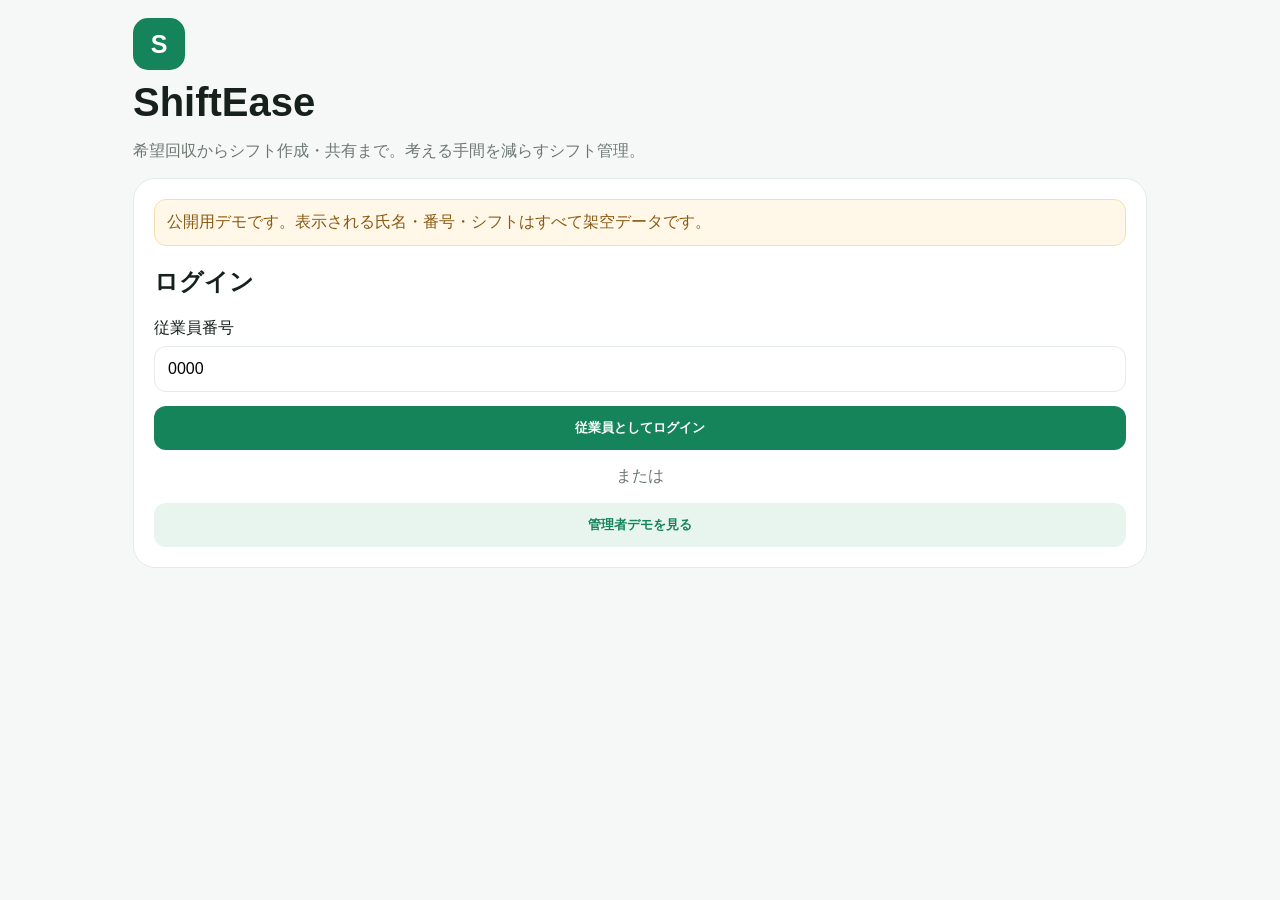
<file: index.html>
<!doctype html>
<html lang="ja">
<head>
<meta charset="utf-8">
<meta name="viewport" content="width=device-width,initial-scale=1,viewport-fit=cover">
<title>ShiftEase Demo</title>
<style>
:root{font-family:-apple-system,BlinkMacSystemFont,"Segoe UI","Noto Sans JP",sans-serif;color:#17211c;background:#f6f8f7}
*{box-sizing:border-box;min-width:0}
html,body{margin:0;max-width:100%;overflow-x:hidden;background:#f6f8f7}
body{min-height:100vh}
.wrap{width:100%;max-width:1050px;margin:auto;padding:18px}
.card{width:100%;background:#fff;border:1px solid #e5ebe7;border-radius:22px;padding:20px;margin:16px 0;overflow:hidden}
.logo{width:52px;height:52px;background:#16845b;color:#fff;border-radius:15px;display:grid;place-items:center;font-weight:900;font-size:25px}
h1{font-size:40px;margin:10px 0}h2,h3,p{overflow-wrap:anywhere}.muted{color:#6d7872}.banner{background:#fff8e8;border:1px solid #f2dfb0;color:#8a5a12;border-radius:12px;padding:12px}.btn{border:0;border-radius:12px;padding:13px 16px;font-weight:800;background:#16845b;color:#fff;cursor:pointer}.btn.alt{background:#e8f5ef;color:#16845b}.full{width:100%}
input,select,textarea{display:block;width:100%;max-width:100%;border:1px solid #e5ebe7;border-radius:12px;padding:13px;margin:7px 0 14px;font:inherit;background:#fff}
textarea{min-height:90px;resize:vertical}.hidden{display:none}.top{display:flex;justify-content:space-between;align-items:center;gap:12px}.pill{background:#e8f5ef;color:#16845b;padding:8px 12px;border-radius:999px;font-size:12px;font-weight:800;white-space:normal}.hero{background:linear-gradient(120deg,#157b57,#1b9367);color:#fff;border-radius:22px;padding:24px}.grid{display:grid;grid-template-columns:repeat(4,minmax(0,1fr));gap:12px}.quick{width:100%;background:#fff;border:1px solid #e5ebe7;border-radius:16px;padding:16px;cursor:pointer;text-align:left}.quick b,.quick small{display:block}.quick small{color:#6d7872;margin-top:5px}.list>div{padding:13px 0;border-bottom:1px solid #e5ebe7;display:flex;justify-content:space-between;gap:10px}.nav{display:flex;gap:8px;flex-wrap:wrap;margin:16px 0}.nav button{border:0;background:#edf2ef;padding:10px 13px;border-radius:10px;font-weight:700}.logout-zone{margin-top:34px;padding-top:18px;border-top:1px solid #e5ebe7;text-align:right}.logout-link{border:0;background:transparent;color:#7b8580;padding:10px 4px;font-size:13px;text-decoration:underline;cursor:pointer}.section{display:none}.section.active{display:block}.shift,.swap-card{background:#f4faf7;color:#16845b;border:1px solid #dceae3;border-radius:12px;padding:12px;margin:10px 0}.warning{background:#fff0ef;color:#c44343;border-radius:12px;padding:12px}.admin-grid{display:grid;grid-template-columns:repeat(4,minmax(0,1fr));gap:12px}.metric b{font-size:30px;display:block}.toast{position:fixed;bottom:24px;left:50%;transform:translateX(-50%);background:#17241e;color:#fff;padding:12px 16px;border-radius:12px;display:none;z-index:99;max-width:90vw}.request-row{display:grid;grid-template-columns:1fr 1fr 1fr;gap:8px;align-items:end}.check-row{display:flex;align-items:flex-start;gap:10px;margin:8px 0 16px}.check-row input{width:28px;min-width:28px;height:28px;margin:0}.split-title{margin-top:24px;padding-top:18px;border-top:1px solid #e5ebe7}.swap-card .meta{font-size:12px;color:#6d7872;margin:6px 0 10px}.status-chip{display:inline-block;border-radius:999px;padding:5px 9px;background:#e8f5ef;color:#16845b;font-size:11px;font-weight:800}.inline-actions{display:flex;gap:8px;flex-wrap:wrap;margin-top:10px}.inline-actions button{border:0;border-radius:10px;padding:9px 11px;font-weight:800}.inline-actions .ok{background:#16845b;color:#fff}.inline-actions .sub{background:#edf2ef;color:#17211c}
@media(max-width:700px){
 .wrap{padding:14px}.card{padding:16px}.grid,.admin-grid{grid-template-columns:1fr 1fr}.request-row{grid-template-columns:1fr}.top{align-items:flex-start;flex-direction:column}.hero h2{font-size:22px}.list>div{flex-direction:column;align-items:flex-start}.nav{display:grid;grid-template-columns:repeat(4,1fr);gap:6px}.nav button{padding:10px 5px;font-size:14px}.quick{padding:14px}h1{font-size:34px}
}
</style>
</head>
<body>
<div id="toast" class="toast"></div>
<main class="wrap">
<section id="login">
  <div class="logo">S</div><h1>ShiftEase</h1>
  <p class="muted">希望回収からシフト作成・共有まで。考える手間を減らすシフト管理。</p>
  <div class="card"><div class="banner">公開用デモです。表示される氏名・番号・シフトはすべて架空データです。</div><h2>ログイン</h2><label>従業員番号</label><input id="emp" value="0000" inputmode="numeric"><button class="btn full" onclick="loginEmp()">従業員としてログイン</button><p style="text-align:center" class="muted">または</p><button class="btn alt full" onclick="toggleAdmin()">管理者デモを見る</button><div id="adminBox" class="hidden"><label>管理者PIN</label><input id="pin" value="1234" type="password" inputmode="numeric"><button class="btn full" onclick="loginAdmin()">管理者としてログイン</button></div></div>
</section>
<section id="employee" class="hidden">
  <div class="top"><div><b>ShiftEase</b><h2>こんばんは、<span id="employeeName">従業員</span>さん</h2></div><span id="submitStatus" class="pill">希望を確認中…</span></div>
  <div class="hero"><small>次のシフト</small><h2 id="nextShift">読み込み中…</h2><span>確定済み</span></div>
  <div class="nav"><button onclick="showSec('home')">ホーム</button><button onclick="showSec('submit')">希望提出</button><button onclick="showSec('schedule')">シフト</button><button onclick="showSec('swap')">交代</button></div>
  <div id="home" class="section active"><div class="grid"><button class="quick" onclick="showSec('submit')">🗓️<b>希望を提出</b><small>保存後も変更可</small></button><button class="quick" onclick="showSec('schedule')">👥<b>確定シフト</b><small>DBから取得</small></button><button class="quick" onclick="showSec('swap')">🔄<b>シフト交代</b><small>募集・立候補</small></button><button class="quick" onclick="attendanceDialog()">☎️<b>欠勤・遅刻</b><small>まず店舗へ電話</small></button></div><div class="card"><h3>出勤メンバー</h3><div id="homeShiftList" class="list"><div>読み込み中…</div></div></div></div>
  <div id="submit" class="section"><div class="card"><h2>シフト希望を提出</h2><p class="muted">保存した内容はデータベースから再読み込みされます。</p><div class="request-row"><div><label>日付</label><input id="reqDate" type="date" value="2026-08-17"></div><div><label>開始</label><select id="reqStart"></select></div><div><label>終了</label><select id="reqEnd"></select></div></div><label class="check-row"><input id="reqUnavailable" type="checkbox" onchange="toggleUnavailable()"><span>この日は勤務不可</span></label><label>メッセージ（任意）</label><textarea id="reqMessage" placeholder="学校行事のため、など"></textarea><button class="btn full" onclick="saveRequest()">この希望を保存する</button><h3>保存済みの希望</h3><div id="requestList" class="list"><div>まだありません</div></div></div></div>
  <div id="schedule" class="section"><div class="card"><h2>みんなのシフト</h2><p class="muted">確定済みシフトをDBから表示</p><div id="scheduleList"></div></div></div>
  <div id="swap" class="section"><div class="card"><h2>シフト交代</h2><h3>自分のシフトを交代募集する</h3><p class="muted">自分の確定シフトから募集できます。</p><div id="mySwapArea"></div><h3 class="split-title">募集中のシフトに立候補する</h3><p class="muted">代われるシフトがあれば「代われます！」を押します。</p><div id="openSwapArea"></div></div></div>
  <div class="logout-zone"><button class="logout-link" onclick="logout()">ログアウト</button></div>
</section>
<section id="admin" class="hidden">
  <div class="top"><div><b>ShiftEase 管理者</b><h2>デモ店舗</h2></div><button class="btn alt" onclick="logout()">ログアウト</button></div>
  <div class="admin-grid"><div class="card metric"><span>従業員</span><b id="employeeCount">-</b><small>名</small></div><div class="card metric"><span>希望提出</span><b id="submittedCount">-</b><small>名</small></div><div class="card metric"><span>欠勤・遅刻記録</span><b id="noticeCount">-</b><small>件</small></div><div class="card metric"><span>接続</span><b style="font-size:20px">API</b><small>稼働中</small></div></div>
  <div class="card"><h2>希望提出状況</h2><div id="adminRequestList" class="list"><div>読み込み中…</div></div></div>
  <div class="card"><h2>欠勤・遅刻の記録</h2><div id="adminNoticeList" class="list"><div>記録なし</div></div></div>
  <div id="adminExtras"></div>
</section>
</main>
<script>
function toast(m){const t=document.getElementById('toast');t.textContent=m;t.style.display='block';setTimeout(()=>t.style.display='none',2400)}
function toggleAdmin(){document.getElementById('adminBox').classList.toggle('hidden')}
async function api(path,options={}){const res=await fetch(path,{credentials:'same-origin',headers:{'Content-Type':'application/json',...(options.headers||{})},...options});let data={};try{data=await res.json()}catch{}if(!res.ok)throw new Error(data.error||'通信に失敗しました');return data}
function populateTimes(){const vals=[];for(let h=6;h<=23;h++)vals.push(String(h).padStart(2,'0')+':00');['reqStart','reqEnd'].forEach(id=>document.getElementById(id).innerHTML=vals.map(v=>`<option>${v}</option>`).join(''));reqStart.value='10:00';reqEnd.value='15:00'}
async function loginEmp(){try{const me=await api('/api/login',{method:'POST',body:JSON.stringify({employee_no:emp.value})});employeeName.textContent=me.name;login.classList.add('hidden');employee.classList.remove('hidden');await loadEmployee()}catch(e){toast(e.message)}}
async function loginAdmin(){try{await api('/api/admin/login',{method:'POST',body:JSON.stringify({pin:document.getElementById('pin').value})});login.classList.add('hidden');admin.classList.remove('hidden');await loadAdmin()}catch(e){toast(e.message)}}
async function logout(){try{await api('/api/logout',{method:'POST'})}catch{}location.reload()}
function showSec(id){document.querySelectorAll('.section').forEach(x=>x.classList.remove('active'));document.getElementById(id).classList.add('active');if(id==='swap')loadSwaps();scrollTo(0,0)}
async function loadEmployee(){await Promise.all([loadShifts(),loadRequests(),loadSwaps()])}
async function loadShifts(){try{const rows=await api('/api/shifts');homeShiftList.innerHTML=rows.map(s=>`<div><b>${escapeHtml(s.employee)}</b><span>${s.date} ${s.start}〜${s.end}</span></div>`).join('')||'<div>確定シフトはありません</div>';scheduleList.innerHTML=rows.map(s=>`<div class="shift"><b>${escapeHtml(s.employee)}</b>　${s.date}　${s.start}〜${s.end}</div>`).join('')||'<p>確定シフトはありません</p>';const mine=rows.filter(s=>s.employee===employeeName.textContent)[0];nextShift.textContent=mine?`${mine.date} ${mine.start}〜${mine.end}`:'現在、確定シフトはありません'}catch(e){toast(e.message)}}
async function loadRequests(){try{const rows=await api('/api/requests/me');submitStatus.textContent=rows.length?'次回希望：提出済み ✓':'次回希望：未提出';requestList.innerHTML=rows.map(r=>`<div><b>${r.date}</b><span>${r.unavailable?'勤務不可':`${r.start}〜${r.end}`}${r.message?' ・ '+escapeHtml(r.message):''}</span></div>`).join('')||'<div>まだありません</div>'}catch(e){toast(e.message)}}
function toggleUnavailable(){const off=reqUnavailable.checked;reqStart.disabled=off;reqEnd.disabled=off}
async function saveRequest(){try{const unavailable=reqUnavailable.checked;await api('/api/requests',{method:'POST',body:JSON.stringify({date:reqDate.value,start:unavailable?null:reqStart.value,end:unavailable?null:reqEnd.value,unavailable,message:reqMessage.value})});toast('希望を保存しました ✓');await loadRequests()}catch(e){toast(e.message)}}
async function attendanceDialog(){const kind=prompt('遅刻なら「late」、欠勤なら「absence」と入力してください');if(!kind)return;const message=prompt('記録に残すメッセージ（任意）')||'';try{await api('/api/attendance-notices',{method:'POST',body:JSON.stringify({kind,message})});toast('記録しました。店舗への電話連絡も忘れずに。')}catch(e){toast(e.message)}}
async function loadSwaps(){try{const [swaps,shifts]=await Promise.all([api('/api/swaps'),api('/api/shifts')]);const me=employeeName.textContent;const mine=shifts.filter(s=>s.employee===me);mySwapArea.innerHTML=mine.length?mine.map(s=>`<div class="swap-card"><b>${s.date} ${s.start}〜${s.end}</b><div class="inline-actions"><button class="btn" onclick="createSwap(${s.id},'${s.date} ${s.start}〜${s.end}')">このシフトを募集</button></div></div>`).join(''):'<p class="muted">交代募集できる確定シフトはありません。</p>';const open=swaps.filter(r=>r.status==='open'||r.status==='pending');openSwapArea.innerHTML=open.length?open.map(r=>`<div class="swap-card"><span class="status-chip">${r.status==='open'?'募集中':'店長承認待ち'}</span><h3>${r.date} ${r.start}〜${r.end}</h3><div class="meta">${escapeHtml(r.requester)}さん｜${escapeHtml(r.message||'メッセージなし')}</div>${r.can_volunteer?`<button class="btn" onclick="volunteerSwap(${r.id})">🙋 代われます！</button>`:''}</div>`).join(''):'<p class="muted">現在、募集中のシフトはありません。</p>'}catch(e){console.log(e)}}
async function createSwap(id,label){const message=prompt(`${label} の交代理由・一言（任意）`)||'';try{await api('/api/swaps',{method:'POST',body:JSON.stringify({shift_id:id,message})});toast('交代募集を出しました！');await loadSwaps()}catch(e){toast(e.message)}}
async function volunteerSwap(id){try{await api(`/api/swaps/${id}/volunteer`,{method:'POST'});toast('「代われます！」を送りました 🙋');await loadSwaps()}catch(e){toast(e.message)}}
async function loadAdmin(){try{const [dash,requests]=await Promise.all([api('/api/admin/dashboard'),api('/api/admin/requests')]);employeeCount.textContent=dash.employee_count;submittedCount.textContent=dash.submitted_count;noticeCount.textContent=dash.attendance_notice_count;adminRequestList.innerHTML=requests.map(r=>`<div><b>${escapeHtml(r.employee)}｜${r.date}</b><span>${r.unavailable?'勤務不可':`${r.start}〜${r.end}`}${r.message?' ・ '+escapeHtml(r.message):''}</span></div>`).join('')||'<div>希望提出はありません</div>';adminNoticeList.innerHTML=dash.attendance_notices.map(n=>`<div><b>${escapeHtml(n.employee)}｜${n.kind==='late'?'遅刻':'欠勤'}</b><span>${escapeHtml(n.message||'メッセージなし')}</span></div>`).join('')||'<div>記録なし</div>';await loadAdminExtras()}catch(e){toast(e.message)}}
async function loadAdminExtras(){try{const [swaps,reqs]=await Promise.all([api('/api/admin/swaps'),api('/api/admin/requirements')]);adminExtras.innerHTML=`<div class="card"><h2>🔄 交代承認</h2>${swaps.filter(r=>r.status==='pending').map(r=>`<div class="swap-card"><b>${r.date} ${r.start}〜${r.end}</b><div class="meta">${escapeHtml(r.requester)} → ${escapeHtml(r.volunteer||'募集中')}</div><div class="inline-actions"><button class="ok" onclick="approveSwap(${r.id})">承認</button><button class="sub" onclick="rejectSwap(${r.id})">却下</button></div></div>`).join('')||'<p class="muted">承認待ちはありません。</p>'}</div><div class="card"><h2>👥 必要人数</h2>${reqs.map(r=>`<div class="shift">${r.date} ${r.start}〜${r.end}：<b>${r.required_count}人</b></div>`).join('')}<button class="btn alt" onclick="addRequirement()">＋ 必要人数を追加</button></div><div class="card"><h2>✨ おすすめシフト案</h2><button class="btn" onclick="generateSchedule()">おすすめ案を作成</button><div id="schedulerResult"></div></div>`}catch(e){console.log(e)}}
async function approveSwap(id){try{await api(`/api/admin/swaps/${id}/approve`,{method:'POST'});toast('交代を承認しました ✓');await loadAdmin()}catch(e){toast(e.message)}}
async function rejectSwap(id){try{await api(`/api/admin/swaps/${id}/reject`,{method:'POST'});toast('交代申請を却下しました');await loadAdmin()}catch(e){toast(e.message)}}
async function addRequirement(){const date=prompt('日付','2026-08-21');if(!date)return;const start=prompt('開始','11:00')||'11:00';const end=prompt('終了','15:00')||'15:00';const required_count=Number(prompt('必要人数','8')||8);try{await api('/api/admin/requirements',{method:'POST',body:JSON.stringify({date,start,end,required_count})});toast('必要人数を保存しました');await loadAdminExtras()}catch(e){toast(e.message)}}
async function generateSchedule(){try{const r=await api('/api/admin/generate-schedule',{method:'POST'});schedulerResult.innerHTML=`<div class="warning"><b>自動作成結果</b><p>候補 ${r.assignments.length}枠 / 警告 ${r.warnings.length}件</p></div>`+r.assignments.map(a=>`<div class="shift"><b>${a.date} ${a.start}〜${a.end}</b><br>${a.employees.map(escapeHtml).join('、')}</div>`).join('')+r.warnings.map(w=>`<div class="warning">${escapeHtml(w)}</div>`).join('')}catch(e){toast(e.message)}}
function escapeHtml(s){return String(s).replace(/[&<>"']/g,c=>({'&':'&amp;','<':'&lt;','>':'&gt;','"':'&quot;',"'":'&#39;'}[c]))}
populateTimes();
</script>
</body>
</html>
</file>
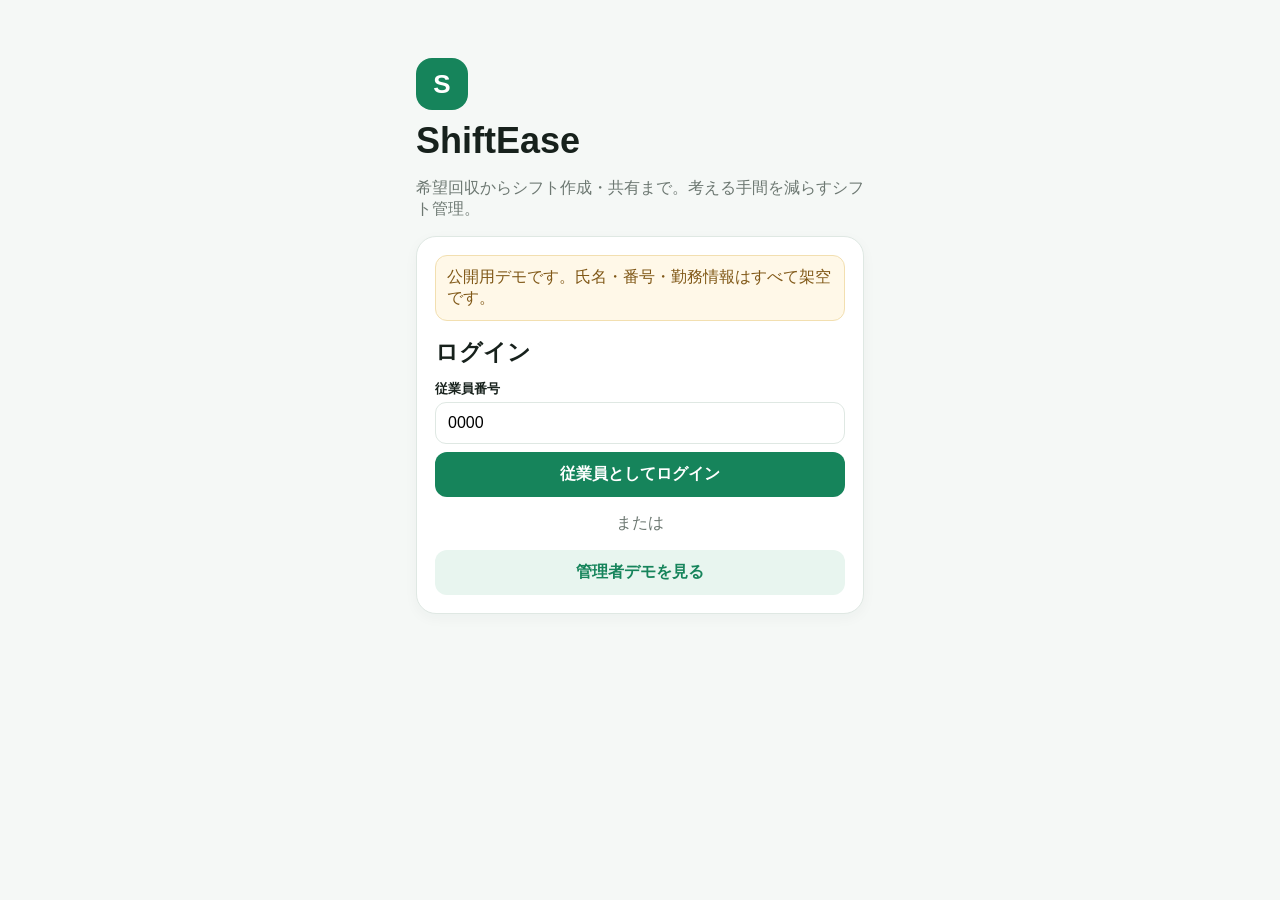
<file: full-demo-realistic.html>
<!doctype html><html lang="ja"><head><meta charset="utf-8"><meta name="viewport" content="width=device-width,initial-scale=1,viewport-fit=cover"><title>ShiftEase 実運用デモ</title><link rel="stylesheet" href="/demo-realistic.css"><link rel="stylesheet" href="/demo-extensions.css"></head><body><div id="toast" class="toast"></div><section id="login" class="loginBox wrap"><div class="logo">S</div><h1>ShiftEase</h1><p class="muted">希望回収からシフト作成・共有まで。考える手間を減らすシフト管理。</p><div class="card"><div class="demoBanner">公開用デモです。氏名・番号・勤務情報はすべて架空です。</div><h2>ログイン</h2><label>従業員番号</label><input id="empNo" value="0000" inputmode="numeric"><button class="btn full" style="margin-top:8px" onclick="loginEmployee()">従業員としてログイン</button><p class="muted" style="text-align:center">または</p><button class="btn alt full" onclick="toggleAdminLogin()">管理者デモを見る</button><div id="adminLogin" class="hidden"><label>管理者PIN</label><input id="adminPin" value="1234" type="password"><button class="btn blue full" style="margin-top:8px" onclick="loginAdmin()">管理者としてログイン</button></div></div></section><section id="employeeApp" class="hidden"><div class="wrap"><div class="top"><div><b>ShiftEase</b><h2 style="margin-bottom:3px">こんばんは、<span id="empName">仲村日向</span>さん</h2><span class="muted small">デモ店舗</span></div><div><span id="requestStatus" class="pill">次回希望：提出済み</span> <span id="notifPill" class="pill warn">通知 3件</span></div></div><div id="emp-home" class="page active"></div><div id="emp-request" class="page"></div><div id="emp-shifts" class="page"></div><div id="emp-swap" class="page"></div><div class="logout"><button onclick="logout()">ログアウト</button></div></div><nav class="nav" id="empNav"></nav></section><section id="adminApp" class="hidden"><div class="adminWrap"><div class="top"><div><b>ShiftEase 管理者</b><h2 style="margin-bottom:3px">デモ店舗</h2><span class="muted small">20名在籍</span></div><button class="btn ghost sm" onclick="logout()">ログアウト</button></div><div class="adminnav" id="adminNav"></div><div id="admin-home" class="page active"></div><div id="admin-create" class="page"></div><div id="admin-status" class="page"></div><div id="admin-staff" class="page"></div><div id="admin-notices" class="page"></div></div></section><script src="/demo-realistic.js"></script><script src="/demo-extensions.js"></script></body></html>
</file>
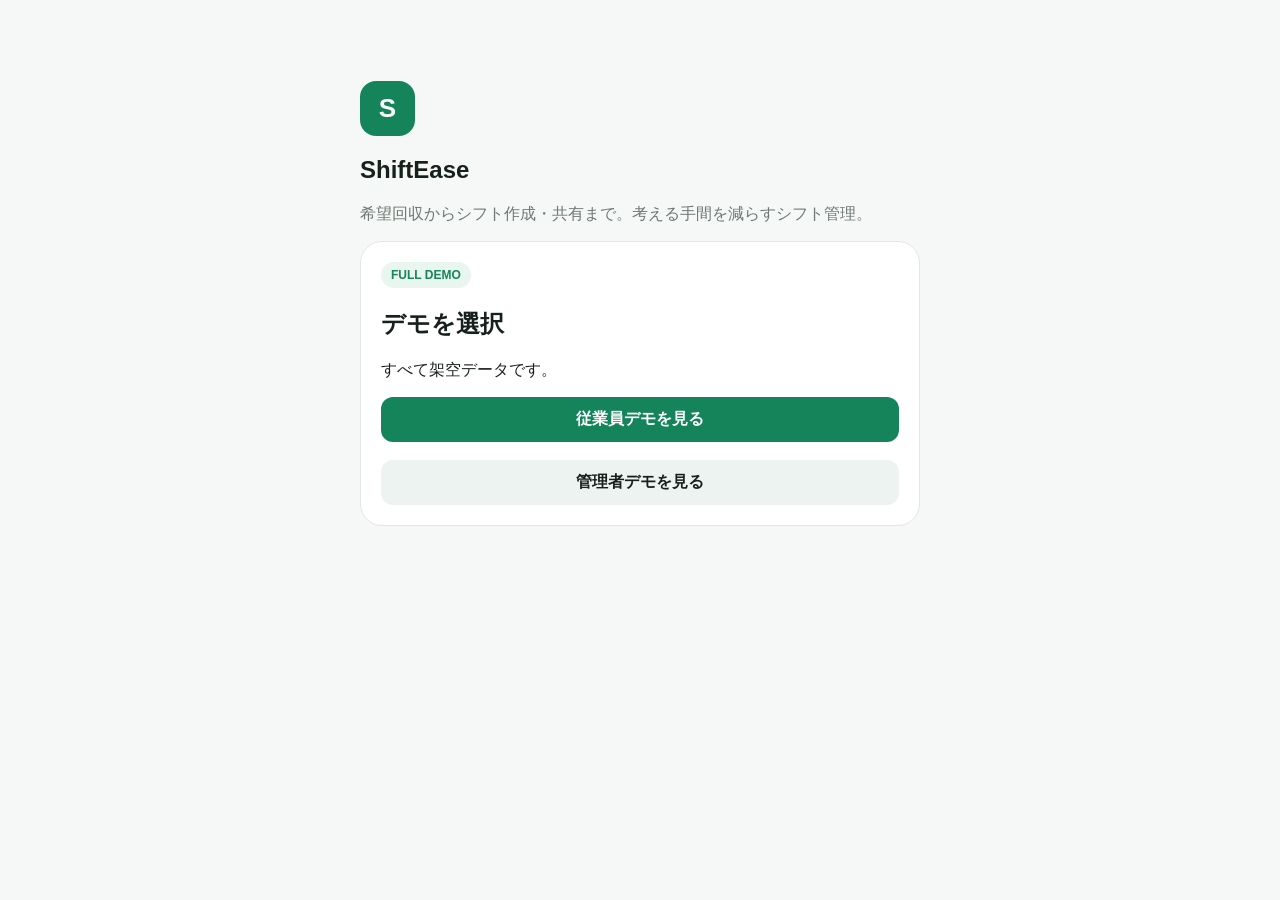
<file: full-demo.html>
<!doctype html><html lang="ja"><head><meta charset="utf-8"><meta name="viewport" content="width=device-width,initial-scale=1,viewport-fit=cover"><title>ShiftEase Full Demo</title><style>:root{font-family:-apple-system,BlinkMacSystemFont,"Segoe UI","Noto Sans JP",sans-serif;color:#17211c;background:#f5f8f6;--g:#16845b;--p:#e9f5ef;--line:#e1e8e4;--muted:#6e7973;--red:#c84a4a}*{box-sizing:border-box;min-width:0}html,body{margin:0;overflow-x:hidden;background:#f5f8f6}button,input,select,textarea{font:inherit}.wrap{max-width:1100px;margin:auto;padding:18px}.card{background:#fff;border:1px solid var(--line);border-radius:22px;padding:20px;margin:14px 0;overflow:hidden}.hero{background:linear-gradient(120deg,#177b58,#219269);color:white;border-radius:24px;padding:24px}.hero h2{font-size:32px;margin:12px 0}.muted{color:var(--muted)}.btn{border:0;border-radius:12px;padding:12px 15px;font-weight:800;background:var(--g);color:#fff}.btn.sub{background:#edf3f0;color:#17211c}.btn.full{width:100%}.hidden{display:none!important}.top{display:flex;justify-content:space-between;align-items:center;gap:12px}.nav{display:flex;gap:8px;flex-wrap:wrap;margin:15px 0}.nav button{border:0;border-radius:12px;background:#eaf0ed;padding:11px 14px;font-weight:800}.page{display:none}.page.active{display:block}.grid{display:grid;grid-template-columns:repeat(4,1fr);gap:12px}.quick{text-align:left;border:1px solid var(--line);background:#fff;border-radius:16px;padding:15px}.quick b,.quick small{display:block}.quick small{color:var(--muted);margin-top:5px}.list>div{padding:12px 0;border-bottom:1px solid var(--line);display:flex;justify-content:space-between;gap:12px}.pill,.tag{display:inline-block;border-radius:999px;padding:6px 10px;background:var(--p);color:var(--g);font-size:12px;font-weight:800}.tag.warn{background:#fff1dd;color:#a66500}.tag.red{background:#fff0ef;color:var(--red)}.calendar{display:grid;grid-template-columns:repeat(7,1fr);gap:6px}.day{border:1px solid var(--line);background:#fff;border-radius:12px;min-height:74px;padding:8px;text-align:left}.day.want{background:#eaf7f0;border-color:#a8d6bf}.day.off{background:#fff0ef;border-color:#edc2c0}.day.sel{outline:3px solid #82bca2}.day small{display:block;font-size:10px;margin-top:6px}.editor label{display:block;margin-top:12px;font-weight:700}.editor input,.editor select,.editor textarea{width:100%;max-width:100%;border:1px solid var(--line);border-radius:12px;padding:12px;background:#fff}.row{display:grid;grid-template-columns:1fr 1fr;gap:10px}.presets{display:flex;gap:6px;flex-wrap:wrap}.presets button{border:0;border-radius:10px;padding:9px;background:#edf3f0}.timeline{overflow-x:auto}.track{display:grid;grid-template-columns:90px 1fr;align-items:center;gap:8px;margin:10px 0}.rail{height:32px;background:#edf2ef;border-radius:8px;position:relative}.bar{position:absolute;height:100%;background:var(--g);color:#fff;border-radius:8px;padding:7px;font-size:11px;white-space:nowrap}.swap{border:1px solid var(--line);background:#f9fbfa;border-radius:15px;padding:14px;margin:10px 0}.notice{background:#f7faf8;border-radius:14px;padding:14px;margin:10px 0}.warning{background:#fff4e4;border:1px solid #f0d7ad;border-radius:14px;padding:13px;margin:10px 0}.danger{background:#fff0ef;border:1px solid #ecc4c1;color:#9c3535;border-radius:14px;padding:13px}.metric-grid{display:grid;grid-template-columns:repeat(4,1fr);gap:10px}.metric b{display:block;font-size:28px}.table{overflow:auto}.table table{width:100%;border-collapse:collapse;min-width:650px}.table th,.table td{text-align:left;padding:12px;border-bottom:1px solid var(--line)}.schedule{display:grid;grid-template-columns:130px repeat(7,minmax(82px,1fr));min-width:760px}.schedule>*{padding:8px;border-bottom:1px solid var(--line)}.mini{background:#e8f5ef;color:var(--g);border-radius:8px;padding:7px;font-size:11px}.toast{position:fixed;bottom:25px;left:50%;transform:translateX(-50%);background:#17211c;color:#fff;border-radius:12px;padding:12px 16px;display:none;z-index:20;max-width:90vw}.overlay{position:fixed;inset:0;background:#0006;display:grid;place-items:end center;z-index:15}.panel{width:min(600px,100%);background:#fff;border-radius:24px 24px 0 0;padding:22px;max-height:85vh;overflow:auto}.login{max-width:560px;margin:7vh auto}.logo{width:55px;height:55px;border-radius:16px;background:var(--g);color:#fff;display:grid;place-items:center;font-size:26px;font-weight:900}.login input{width:100%;padding:13px;border:1px solid var(--line);border-radius:12px;margin:8px 0 12px}.logout{border:0;background:none;color:#76817b;text-decoration:underline;padding:10px}.adminnav{display:flex;gap:7px;flex-wrap:wrap}.adminnav button{border:0;border-radius:10px;padding:10px;background:#eaf0ed}.split{display:grid;grid-template-columns:1.1fr .9fr;gap:14px}@media(max-width:700px){.wrap{padding:14px 14px 90px}.card{padding:16px}.top{align-items:flex-start;flex-direction:column}.grid,.metric-grid{grid-template-columns:1fr 1fr}.split,.row{grid-template-columns:1fr}.nav{display:grid;grid-template-columns:repeat(4,1fr);position:fixed;bottom:0;left:0;right:0;margin:0;padding:8px 8px calc(8px + env(safe-area-inset-bottom));background:#fff;border-top:1px solid var(--line);z-index:10}.nav button{font-size:12px;padding:10px 3px}.hero h2{font-size:25px}.list>div{flex-direction:column}.calendar{gap:4px}.day{min-height:64px;padding:6px}.day small{font-size:9px}.adminnav{display:grid;grid-template-columns:1fr 1fr}.metric b{font-size:24px}}</style></head><body><div id="toast" class="toast"></div><main class="wrap"><section id="login" class="login"><div class="logo">S</div><h1>ShiftEase</h1><p class="muted">希望回収からシフト作成・共有まで。考える手間を減らすシフト管理。</p><div class="card"><span class="pill">FULL DEMO</span><h2>デモを選択</h2><p>すべて架空データです。</p><button class="btn full" onclick="enterEmp()">従業員デモを見る</button><br><br><button class="btn sub full" onclick="enterAdmin()">管理者デモを見る</button></div></section><section id="emp" class="hidden"><div class="top"><div><b>ShiftEase</b><h2>こんばんは、中村 ひなたさん</h2></div><span class="pill">希望提出済み ✓</span></div><div class="hero"><small>次のシフト</small><h2>2026-08-15 10:00〜15:00</h2><span>確定済み</span></div><div class="nav"><button onclick="ep('eh')">⌂<br>ホーム</button><button onclick="ep('er')">＋<br>希望提出</button><button onclick="ep('es')">▦<br>シフト</button><button onclick="ep('ew')">↻<br>交代</button></div><section id="eh" class="page active"><div class="grid"><button class="quick" onclick="ep('er')">🗓️<b>希望を提出</b><small>締切 8/20</small></button><button class="quick" onclick="ep('es')">👥<b>確定シフト</b><small>みんなの予定</small></button><button class="quick" onclick="ep('ew')">🔄<b>シフト交代</b><small>募集・立候補</small></button><button class="quick" onclick="absence()">☎️<b>欠勤・遅刻</b><small>まず店舗へ電話</small></button></div><div class="card"><div class="top"><h3>今日の出勤</h3><span class="pill">昼ピーク 必要8名</span></div><div class="list"><div><b>田中 美咲</b><span>8:00〜15:00　勤務中</span></div><div><b>中村 ひなた</b><span>10:00〜15:00　勤務中</span></div><div><b>佐藤 健</b><span>11:00〜17:00</span></div><div><b>山本 葵</b><span>15:00〜21:00</span></div></div></div><div class="card"><div class="top"><h3>店舗からのお知らせ</h3><span class="pill">2件</span></div><div class="notice"><b>お盆期間の勤務について</b><p>8/13〜16は通常より人員を増やして営業します。</p><button class="btn sub" onclick="read(this)">確認しました</button></div><div class="notice"><b>閉店後清掃について</b><p>8/18は閉店後に店内清掃があります。</p><button class="btn sub" onclick="read(this)">確認しました</button></div></div><button class="btn sub" onclick="notifications()">🔔 通知を見る（3）</button></section><section id="er" class="page"><div class="top"><div><h2>シフト希望を提出</h2><p class="muted">8月16日〜31日分｜締切 8月20日｜締切までは何度でも変更できます</p></div><button class="btn sub" onclick="usual()">いつもの希望を適用</button></div><div class="split"><div class="card"><div class="calendar" id="cal"></div></div><div class="card editor"><h3 id="seldate">8月17日（月）</h3><label>希望</label><div class="presets"><button onclick="mode='want';toast('勤務希望を選択')">入りたい</button><button onclick="mode='off';toast('勤務不可を選択')">勤務不可</button></div><label>よく使う時間</label><div class="presets"><button onclick="times('8:00','15:00')">8〜15</button><button onclick="times('10:00','15:00')">10〜15</button><button onclick="times('15:00','21:00')">15〜21</button><button onclick="times('17:00','21:00')">17〜21</button></div><div class="row"><div><label>開始</label><select id="st"></select></div><div><label>終了</label><select id="en"></select></div></div><label>一言メモ</label><textarea placeholder="できれば午前中心だと助かります"></textarea><button class="btn full" onclick="saveDay()">この日の希望を保存</button></div></div><div class="card top"><div><b>入力済み 6日</b><br><small class="muted">保存後も締切まで修正できます</small></div><button class="btn" onclick="toast('8月後半の希望を提出しました ✓')">この内容で提出する</button></div></section><section id="es" class="page"><div class="top"><div><h2>みんなのシフト</h2><p class="muted">確定済みだけ表示</p></div><span class="pill">タイムライン</span></div><div class="card timeline"><h3>8月15日（土）</h3><div class="track"><b>田中 美咲</b><div class="rail"><span class="bar" style="left:0;width:54%">8〜15</span></div></div><div class="track"><b>中村 ひなた</b><div class="rail"><span class="bar" style="left:15%;width:39%">10〜15</span></div></div><div class="track"><b>佐藤 健</b><div class="rail"><span class="bar" style="left:23%;width:46%">11〜17</span></div></div><div class="track"><b>山本 葵</b><div class="rail"><span class="bar" style="left:54%;width:46%">15〜21</span></div></div></div></section><section id="ew" class="page"><h2>シフト交代</h2><div class="card"><h3>① 自分のシフトを交代募集する</h3><p class="muted">自分の確定シフトから募集します。</p><div class="swap"><span class="tag">自分のシフト</span><h3>8/17（月）10:00〜15:00</h3><button class="btn" onclick="toast('交代募集を公開しました 📣')">このシフトの交代を募集</button></div></div><div class="card"><h3>② 募集中のシフトに立候補する</h3><p class="muted">重複・勤務不可・連勤を自動チェック済み。</p><div class="swap"><span class="tag">あと3日</span><h3>8/18（火）15:00〜21:00</h3><p><b>山本 葵さん</b>からの募集</p><p>代われる方いたらお願いします🙏</p><small>✓ 重複なし　✓ 勤務不可なし　✓ 連勤OK</small><br><br><button class="btn" onclick="toast('「代われます！」を送りました 🙋')">🙋 代われます！</button></div><div class="swap"><span class="tag">あと5日</span><h3>8/20（木）10:00〜15:00</h3><p><b>佐藤 健さん</b>からの募集</p><small>✓ 重複なし　✓ 勤務不可なし　✓ 連勤OK</small><br><br><button class="btn" onclick="toast('「代われます！」を送りました 🙋')">🙋 代われます！</button></div></div></section><p><button class="logout" onclick="location.reload()">ログアウト</button></p></section><section id="admin" class="hidden"><div class="top"><div><b>ShiftEase 管理者</b><h2>デモ店舗</h2></div><button class="logout" onclick="location.reload()">ログアウト</button></div><div class="adminnav"><button onclick="ap('ah')">ダッシュボード</button><button onclick="ap('ab')">シフト作成</button><button onclick="ap('ar')">希望提出状況</button><button onclick="ap('ape')">従業員管理</button><button onclick="ap('an')">お知らせ</button></div><section id="ah" class="page active"><h2>今日やること</h2><p class="muted">要対応だけ確認すれば大丈夫です。</p><div class="metric-grid"><div class="card metric"><span>今日の出勤</span><b>12</b><small>現在6名勤務中</small></div><div class="card metric"><span>要対応</span><b>3</b><small>欠勤・変更・不足</small></div><div class="card metric"><span>希望提出</span><b>12/15</b><small>80% 完了</small></div><div class="card metric"><span>次回の不足</span><b>2</b><small>枠</small></div></div><div class="card"><h3>要対応</h3><div class="list"><div><span>☎️ <b>遅刻連絡</b><br><small>佐藤 健｜12:00頃到着予定</small></span><button class="btn sub" onclick="toast('確認済みにしました')">確認</button></div><div><span>🔄 <b>交代承認待ち</b><br><small>山本 葵 → 田中 美咲｜8/18 15〜21</small></span><button class="btn" onclick="toast('交代を承認し確定シフトを更新しました ✓')">承認</button></div><div><span>⚠️ <b>人員不足</b><br><small>8/21 11〜15｜必要8名 / 候補6名</small></span><button class="btn sub" onclick="ap('ab')">見る</button></div></div></div><div class="card"><h3>シフト提出状況</h3><p>12 / 15名 提出済み</p><div class="list"><div><span><b>伊藤 翔</b><br><small>未提出</small></span><span>🔔 3日前通知済み</span></div><div><span><b>高橋 凛</b><br><small>未提出</small></span><span>🔔 本日再通知予定</span></div><div><span><b>松本 悠</b><br><small>未提出</small></span><span>🔔 自動催促中</span></div></div><p class="pill">✨ 催促はシステムが自動で行います</p></div></section><section id="ab" class="page"><div class="top"><div><h2>8月16日〜31日のシフト案</h2><p class="muted">希望・公平性・連勤・必要人数・配置優先度を考慮</p></div><button class="btn" onclick="generate()">✨ おすすめ案を自動作成</button></div><div id="summary" class="hidden warning"><b>おすすめシフトを作成しました</b><p>希望どおり度 89%｜人員不足 1枠｜要確認 2件</p><button class="btn" onclick="toast('シフトを確定・公開し、全従業員へ通知しました ✓')">確定・公開</button></div><div class="card table"><div class="schedule"><b>名前</b><b>16</b><b>17</b><b>18</b><b>19</b><b>20</b><b>21</b><b>22</b><b>中村</b><div class="mini">10〜15</div><div></div><div class="mini">10〜15</div><div class="mini">10〜15</div><div></div><div class="mini">10〜15</div><div class="mini">10〜15</div><b>田中</b><div class="mini">8〜15</div><div class="mini">8〜15</div><div class="mini">8〜15</div><div class="mini">8〜15</div><div class="mini">8〜15</div><div></div><div></div><b>佐藤</b><div></div><div class="mini">11〜17</div><div class="mini">11〜17</div><div></div><div class="mini">11〜17</div><div class="mini">11〜17</div><div></div></div></div><div class="warning"><b>⚠️ 5連勤</b><p>8/18：田中 美咲さんが5連勤になります。</p><button class="btn sub" onclick="this.parentElement.remove()">このままでOK</button></div><div class="warning"><b>⚠️ 人員不足</b><p>8/21 11:00〜15:00：必要8名に対して6名です。</p><button class="btn sub" onclick="this.parentElement.remove()">確認済みにする</button></div><div class="card"><h3>必要人数設定</h3><div class="row"><input type="date" value="2026-08-21"><input type="number" value="8"></div><button class="btn sub" onclick="toast('必要人数を保存しました')">保存</button></div></section><section id="ar" class="page"><h2>希望提出状況</h2><div class="card table"><table><tr><th>従業員</th><th>状態</th><th>いつもの希望</th><th>最終更新</th><th>自動催促</th></tr><tr><td>中村 ひなた</td><td><span class="tag">提出済み</span></td><td>月・水・金 / 10〜15</td><td>8/14 20:42</td><td>—</td></tr><tr><td>田中 美咲</td><td><span class="tag">更新あり</span></td><td>平日 / 朝〜昼</td><td>8/14 18:10</td><td>—</td></tr><tr><td>伊藤 翔</td><td><span class="tag warn">未提出</span></td><td>週3日</td><td>—</td><td>3日前通知済み</td></tr><tr><td>高橋 凛</td><td><span class="tag warn">未提出</span></td><td>金曜中心</td><td>—</td><td>本日再通知</td></tr></table></div></section><section id="ape" class="page"><div class="top"><div><h2>従業員管理</h2><p class="muted">役割・配置優先度は管理者だけに表示</p></div><button class="btn" onclick="toast('従業員追加フォームを開きます')">＋ 従業員を追加</button></div><div class="card list"><div><span><b>中村 ひなた</b><br><small>#13039｜アルバイト</small></span><span><span class="tag">一般</span> <span class="tag">通常</span></span></div><div><span><b>田中 美咲</b><br><small>#10218｜アルバイト</small></span><span><span class="tag">厨房ベテラン</span> <span class="tag warn">できれば配置</span></span></div><div><span><b>佐藤 健</b><br><small>#10004｜社員</small></span><span><span class="tag">全体を見られる人</span> <span class="tag red">必ず1人</span></span></div></div></section><section id="an" class="page"><h2>店舗からのお知らせ</h2><div class="card editor"><label>タイトル</label><input placeholder="例：お盆期間の勤務について"><label>本文</label><textarea placeholder="従業員へのお知らせ"></textarea><button class="btn full" onclick="toast('お知らせを投稿しました 🔔')">投稿する</button></div></section></section></main><div id="ov" class="overlay hidden" onclick="closeOv(event)"><div class="panel" id="panel"></div></div><script>const $=s=>document.querySelector(s);function toast(m){let t=$('#toast');t.textContent=m;t.style.display='block';setTimeout(()=>t.style.display='none',2200)}function enterEmp(){$('#login').classList.add('hidden');$('#emp').classList.remove('hidden');buildCal()}function enterAdmin(){$('#login').classList.add('hidden');$('#admin').classList.remove('hidden')}function ep(id){document.querySelectorAll('#emp .page').forEach(x=>x.classList.remove('active'));$('#'+id).classList.add('active');scrollTo(0,0)}function ap(id){document.querySelectorAll('#admin .page').forEach(x=>x.classList.remove('active'));$('#'+id).classList.add('active');scrollTo(0,0)}function read(b){b.textContent='確認済み ✓';b.disabled=true}let mode='want',selected=17;function buildCal(){let c=$('#cal');c.innerHTML='';['日','月','火','水','木','金','土'].forEach(x=>{let e=document.createElement('small');e.textContent=x;c.appendChild(e)});for(let i=0;i<6;i++)c.appendChild(document.createElement('i'));for(let d=16;d<=31;d++){let b=document.createElement('button');b.className='day '+([17,19,21,24,26,28].includes(d)?'want ':([18,20,25].includes(d)?'off ':' '))+(d===17?'sel':'');b.innerHTML='<b>'+d+'</b><small>'+([17,19,21,24,26,28].includes(d)?'10〜15':([18,20,25].includes(d)?'勤務不可':''))+'</small>';b.onclick=()=>{selected=d;document.querySelectorAll('.day').forEach(x=>x.classList.remove('sel'));b.classList.add('sel');$('#seldate').textContent='8月'+d+'日';};c.appendChild(b)}}function fill(){for(let id of ['st','en']){let s=$('#'+id);for(let h=8;h<=21;h++){let o=document.createElement('option');o.textContent=h+':00';s.appendChild(o)}}times('10:00','15:00')}function times(a,b){$('#st').value=a;$('#en').value=b}function saveDay(){let b=[...document.querySelectorAll('.day')].find(x=>x.querySelector('b')?.textContent==selected);if(b){b.classList.remove('want','off');b.classList.add(mode);b.querySelector('small').textContent=mode==='off'?'勤務不可':$('#st').value.replace(':00','')+'〜'+$('#en').value.replace(':00','')}toast('この日の希望を保存しました ✓')}function usual(){toast('月・水・金 / 10:00〜15:00 を適用しました');buildCal()}function generate(){$('#summary').classList.remove('hidden');toast('おすすめ案を作成しました ✨')}function absence(){openOv('<h2>欠勤・遅刻の連絡</h2><div class="danger"><b>⚠️ 当日の欠勤・遅刻は、まず店舗へ電話してください。</b><p>この画面は記録を残すためのものです。</p></div><p><button class="btn sub">遅刻</button> <button class="btn sub">欠勤</button></p><textarea style="width:100%;min-height:90px" placeholder="到着予定 / メッセージ"></textarea><br><br><button class="btn full" onclick="toast(\'記録を送信しました\');closeOv()">記録を送信</button>')}function notifications(){openOv('<h2>通知</h2><div class="notice"><b>明日はシフトです</b><p>明日10:00〜15:00にシフトがあります。</p></div><div class="notice"><b>シフトが確定しました</b><p>8月後半のシフトを確認してください。</p></div><div class="notice"><b>交代募集があります</b><p>条件を満たす募集が2件あります。</p></div>')}function openOv(h){$('#panel').innerHTML=h;$('#ov').classList.remove('hidden')}function closeOv(e){if(e&&e.target!==$('#ov'))return;$('#ov').classList.add('hidden')}fill();</script></body></html>
</file>
<file: demo-realistic.css>
:root{--green:#16845b;--green2:#0f6f4a;--blue:#287ac5;--orange:#b96b00;--ink:#17211c;--muted:#6d7872;--line:#dfe8e3;--bg:#f5f8f6;--danger:#c64c4c}*{box-sizing:border-box;min-width:0}html,body{margin:0;background:var(--bg);color:var(--ink);font-family:-apple-system,BlinkMacSystemFont,"Segoe UI","Noto Sans JP",sans-serif;overflow-x:hidden}button,input,select,textarea{font:inherit}button{cursor:pointer}.hidden{display:none!important}.wrap{max-width:1080px;margin:auto;padding:16px 16px 104px}.card{background:#fff;border:1px solid var(--line);border-radius:20px;padding:18px;margin:14px 0;box-shadow:0 4px 14px rgba(20,55,40,.04)}h1,h2,h3,p{overflow-wrap:anywhere}h1{font-size:36px;margin:10px 0 6px}h2{font-size:23px;margin:4px 0 12px}h3{font-size:17px;margin:12px 0 8px}.muted{color:var(--muted)}.small{font-size:12px}.logo{width:52px;height:52px;border-radius:16px;background:var(--green);color:#fff;display:grid;place-items:center;font-weight:900;font-size:26px}.btn{border:0;border-radius:12px;padding:12px 14px;background:var(--green);color:#fff;font-weight:850}.btn.alt{background:#e8f5ef;color:var(--green)}.btn.blue{background:var(--blue)}.btn.warn{background:#fff3df;color:var(--orange)}.btn.ghost{background:#fff;color:var(--ink);border:1px solid var(--line)}.btn.full{width:100%}.btn.sm{padding:8px 10px;font-size:12px}.top{display:flex;align-items:flex-start;justify-content:space-between;gap:12px}.pill{display:inline-flex;align-items:center;border-radius:999px;padding:6px 10px;font-size:12px;font-weight:850;background:#e8f5ef;color:var(--green)}.pill.blue{background:#eaf3fc;color:var(--blue)}.pill.warn{background:#fff2dc;color:var(--orange)}.pill.gray{background:#edf1ef;color:#62706a}.hero{background:linear-gradient(135deg,var(--green),#20976b);color:#fff;border-radius:22px;padding:22px;margin:14px 0 26px;box-shadow:0 10px 24px rgba(22,132,91,.14)}.hero h2{font-size:25px;margin:7px 0}.grid4{display:grid;grid-template-columns:repeat(4,minmax(0,1fr));gap:12px}.quick{border:1px solid var(--line);border-radius:17px;background:#fff;text-align:left;padding:16px;min-height:122px;box-shadow:0 5px 15px rgba(23,60,44,.07)}.quick b,.quick small{display:block}.quick b{font-size:16px;color:var(--green);margin-top:8px}.quick small{color:var(--muted);margin-top:4px}.icon{width:30px;height:30px;display:block;color:currentColor}.quick .icon{color:var(--green)}.quick.blue .icon,.quick.blue b{color:var(--blue)}.quick.warn .icon,.quick.warn b{color:var(--orange)}.icon svg{width:100%;height:100%;display:block}.nav{position:fixed;z-index:40;left:0;right:0;bottom:0;display:grid;grid-template-columns:repeat(4,1fr);gap:7px;padding:9px 10px calc(9px + env(safe-area-inset-bottom));background:rgba(255,255,255,.96);border-top:1px solid #d9e5df;box-shadow:0 -8px 24px rgba(23,60,44,.12);backdrop-filter:blur(12px)}.nav button{border:1px solid var(--line);border-radius:15px;background:#fff;color:var(--green);min-height:68px;font-size:11px;font-weight:850;padding:6px 2px;display:flex;flex-direction:column;align-items:center;justify-content:center;gap:4px}.nav button.active{background:var(--green);color:#fff;border-color:var(--green);transform:translateY(-1px)}.nav .icon{width:27px;height:27px}.page{display:none}.page.active{display:block}.sectionHead{display:flex;align-items:center;justify-content:space-between;gap:10px;margin-top:6px}.list{display:grid;gap:8px}.row{display:flex;align-items:center;justify-content:space-between;gap:12px;padding:12px;border:1px solid var(--line);border-radius:14px;background:#fff}.rowCol{display:flex;flex-direction:column;gap:3px}.announce{border-left:4px solid var(--green)}.noticeDot{width:8px;height:8px;border-radius:50%;background:#df5353;display:inline-block;margin-left:5px}.timeline{overflow-x:auto;padding-bottom:4px}.timehead{display:grid;grid-template-columns:92px repeat(8,54px);min-width:524px;font-size:10px;color:var(--muted);margin-bottom:5px}.tlrow{display:grid;grid-template-columns:92px 432px;align-items:center;min-width:524px;margin:6px 0}.tlname{font-size:12px;font-weight:800;white-space:nowrap;overflow:hidden;text-overflow:ellipsis}.track{height:25px;background:repeating-linear-gradient(to right,#f1f5f3 0,#f1f5f3 53px,#dce6e1 54px);border-radius:7px;position:relative}.bar{position:absolute;top:3px;height:19px;border-radius:6px;background:var(--green);color:#fff;font-size:9px;display:flex;align-items:center;padding:0 5px;overflow:hidden;white-space:nowrap}.calgrid{display:grid;grid-template-columns:repeat(4,1fr);gap:8px}.day{border:1px solid var(--line);background:#fff;border-radius:13px;min-height:82px;padding:9px;text-align:left}.day .num{font-size:17px;font-weight:900}.day small{display:block;margin-top:5px;color:var(--muted)}.day.work{border-color:#9ad0bc;background:#f0faf6}.day.off{border-color:#f1c6c6;background:#fff5f5}.day.none{background:#fafbfa}.day.selected{outline:3px solid rgba(40,122,197,.22);border-color:var(--blue)}.editor{border-top:1px solid var(--line);margin-top:16px;padding-top:16px}label{display:block;font-weight:750;font-size:13px;margin:9px 0 4px}input,select,textarea{width:100%;max-width:100%;padding:11px 12px;border-radius:11px;border:1px solid var(--line);background:#fff}textarea{min-height:80px;resize:vertical}.preset{display:flex;gap:7px;flex-wrap:wrap;margin:8px 0}.preset button{border:1px solid var(--line);background:#fff;border-radius:999px;padding:8px 10px;font-size:12px}.split{display:grid;grid-template-columns:1fr 1fr;gap:10px}.swapCard{border:1px solid #dceae3;background:#f8fbf9;border-radius:15px;padding:14px;margin:9px 0}.loginBox{max-width:480px;margin:42px auto}.demoBanner{background:#fff8e8;border:1px solid #f2dfb0;color:#805817;border-radius:12px;padding:11px;margin-bottom:16px}.adminWrap{max-width:1220px;margin:auto;padding:15px 15px 60px}.adminnav{display:grid;grid-template-columns:repeat(5,1fr);gap:10px;margin:10px 0 22px}.adminnav button{min-height:92px;border:1px solid var(--line);border-radius:17px;background:#fff;font-weight:850;padding:10px;display:flex;flex-direction:column;align-items:center;justify-content:center;gap:7px;box-shadow:0 5px 15px rgba(23,60,44,.07)}.adminnav button.active{background:var(--green);color:#fff;border-color:var(--green)}.adminnav button:nth-child(2).active{background:var(--blue);border-color:var(--blue)}.adminnav .icon{width:29px;height:29px}.metrics{display:grid;grid-template-columns:repeat(5,1fr);gap:10px}.metric b{display:block;font-size:28px;margin-top:5px}.issue{border-left:4px solid #e9a145}.danger{border-left-color:#d65b5b}.tableWrap{overflow:auto;border:1px solid var(--line);border-radius:14px;background:#fff}table{border-collapse:collapse;width:100%;min-width:760px}th,td{padding:10px;border-bottom:1px solid var(--line);text-align:left;font-size:12px;vertical-align:top}th{background:#f4f7f5;position:sticky;top:0;z-index:1}.staffgrid{display:grid;grid-template-columns:repeat(3,1fr);gap:10px}.staff{border:1px solid var(--line);border-radius:14px;padding:13px;background:#fff}.staff h3{margin:0 0 4px}.tag{display:inline-block;background:#eef4f1;border-radius:999px;padding:4px 7px;font-size:10px;margin:2px 3px 2px 0}.draftHead{display:flex;gap:8px;flex-wrap:wrap;align-items:center}.shiftChip{display:inline-flex;padding:6px 8px;border-radius:8px;background:#e8f5ef;color:var(--green);font-size:11px;font-weight:800;margin:2px}.warning{background:#fff3df;border:1px solid #f1d1a2;color:#81500e;border-radius:12px;padding:11px;margin:8px 0}.okbox{background:#ecf8f2;border:1px solid #bfe3d2;color:#176e4d;border-radius:12px;padding:11px;margin:8px 0}.logout{margin-top:28px;padding-top:15px;border-top:1px solid var(--line);text-align:right}.logout button{background:none;border:0;color:var(--muted);text-decoration:underline}.toast{position:fixed;z-index:100;left:50%;bottom:100px;transform:translateX(-50%);background:#17211c;color:#fff;border-radius:12px;padding:11px 14px;max-width:90vw;display:none}@media(max-width:760px){.grid4{grid-template-columns:1fr 1fr}.calgrid{grid-template-columns:repeat(4,1fr)}.split{grid-template-columns:1fr}.metrics{grid-template-columns:1fr 1fr}.adminnav{grid-template-columns:1fr 1fr}.adminnav button:nth-child(5){grid-column:1/-1}.staffgrid{grid-template-columns:1fr}.top{flex-direction:column}.wrap{padding:14px 14px 108px}.adminWrap{padding:14px 14px 40px}.quick{min-height:120px}.card{padding:16px}h1{font-size:34px}}
</file>
<file: demo-extensions.css>
.rateBar{height:8px;border-radius:999px;background:#e9efec;overflow:hidden;margin-top:6px}.rateBar>span{display:block;height:100%;border-radius:999px;background:var(--green)}.rateBar.mid>span{background:#d99a32}.rateBar.low>span{background:#cf6868}.staffRate{margin-top:11px;padding-top:9px;border-top:1px solid var(--line)}.staffRateHead{display:flex;justify-content:space-between;align-items:center;gap:8px}.staffRateHead b:last-child{font-size:18px;color:var(--green)}.workflowActions{display:flex;gap:7px;flex-wrap:wrap;margin-top:8px}.approvalCard{border:1px solid var(--line);border-left:4px solid #e9a145;border-radius:14px;padding:13px;background:#fff;margin:8px 0}.approvalCard.approved{border-left-color:var(--green);background:#f3faf6}.approvalCard.rejected{border-left-color:#c64c4c;background:#fff6f6}.remindState{font-size:11px;color:var(--muted);margin-top:4px}.remindSent{color:var(--green);font-weight:800}.miniBadge{display:inline-flex;padding:4px 7px;border-radius:999px;font-size:10px;font-weight:850;background:#eef4f1;color:var(--green)}.notificationPanel{border:1px solid var(--line);border-radius:14px;overflow:hidden}.notificationItem{padding:10px 12px;border-bottom:1px solid var(--line);background:#fff}.notificationItem:last-child{border-bottom:0}.notificationItem.unread{background:#f3f9f6}.attendanceDone{opacity:.65}.rateNote{font-size:10px;color:var(--muted);margin-top:5px;line-height:1.45}
</file>
